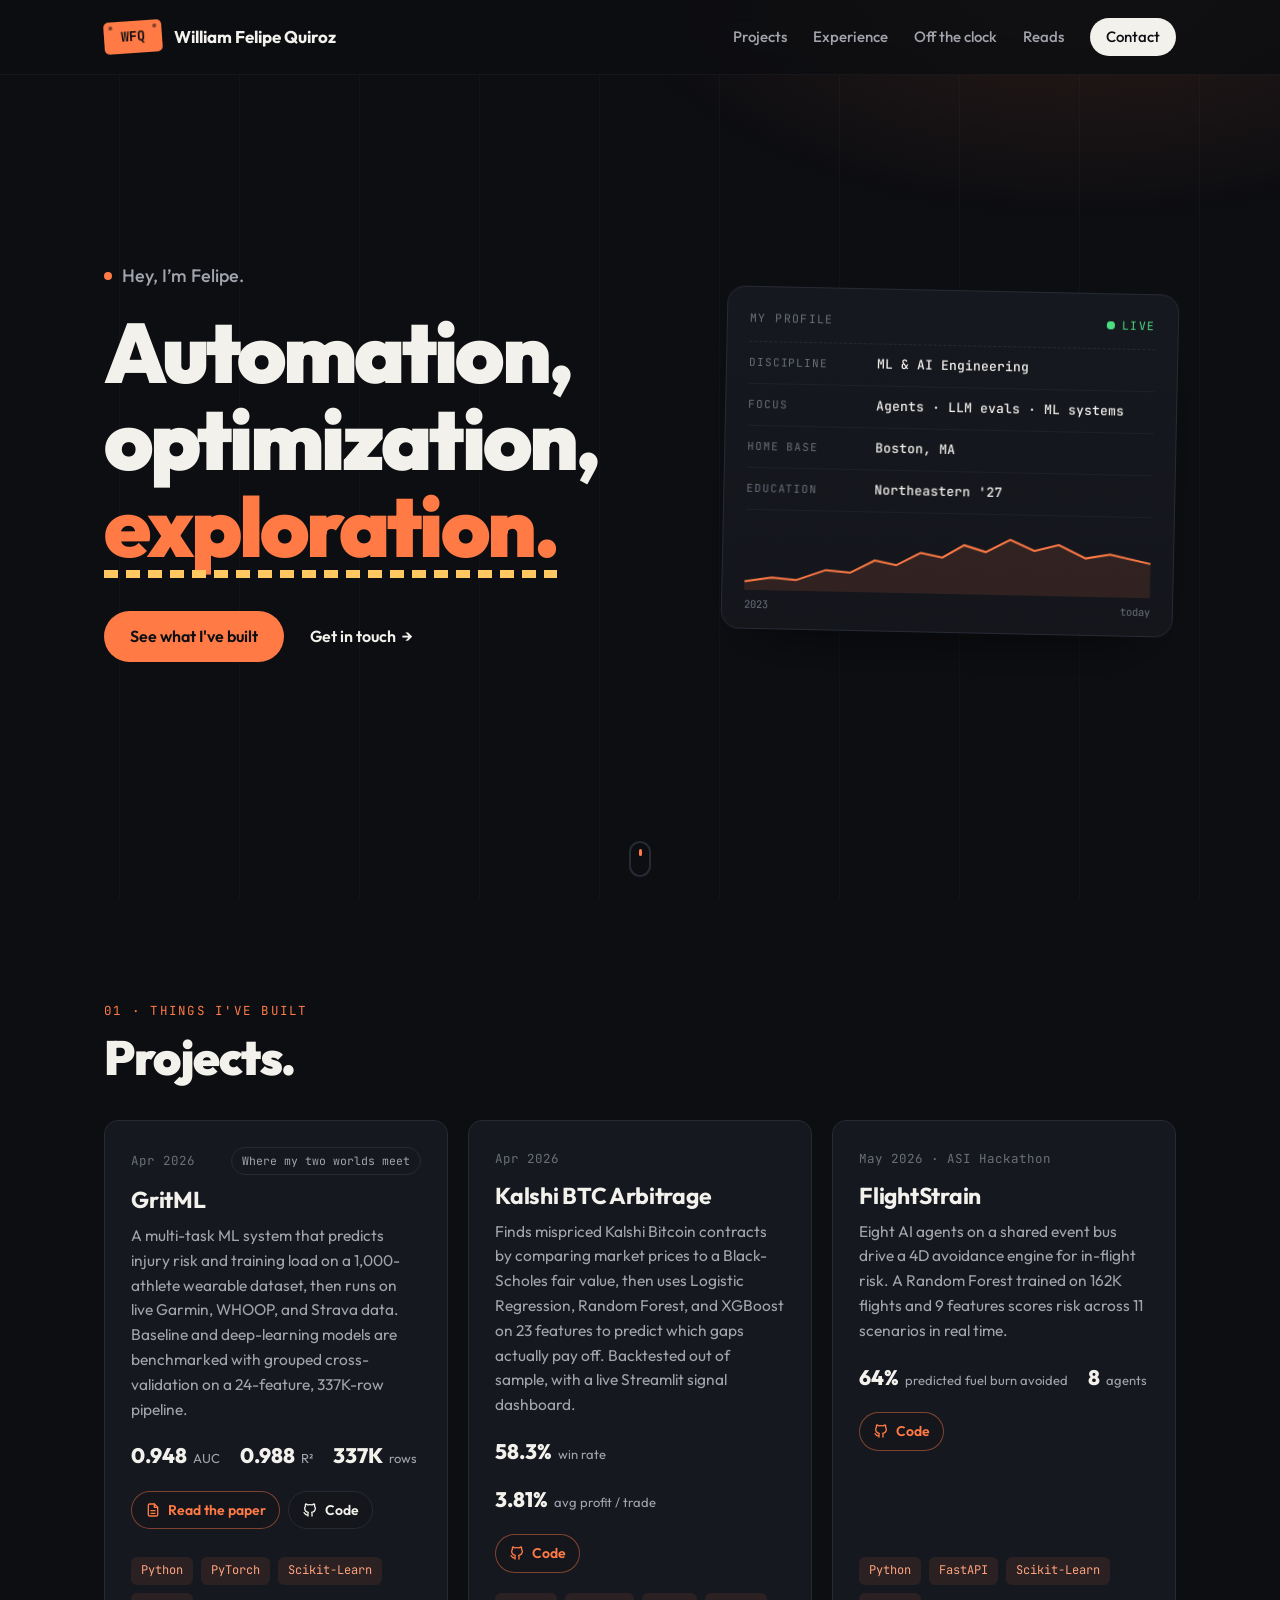
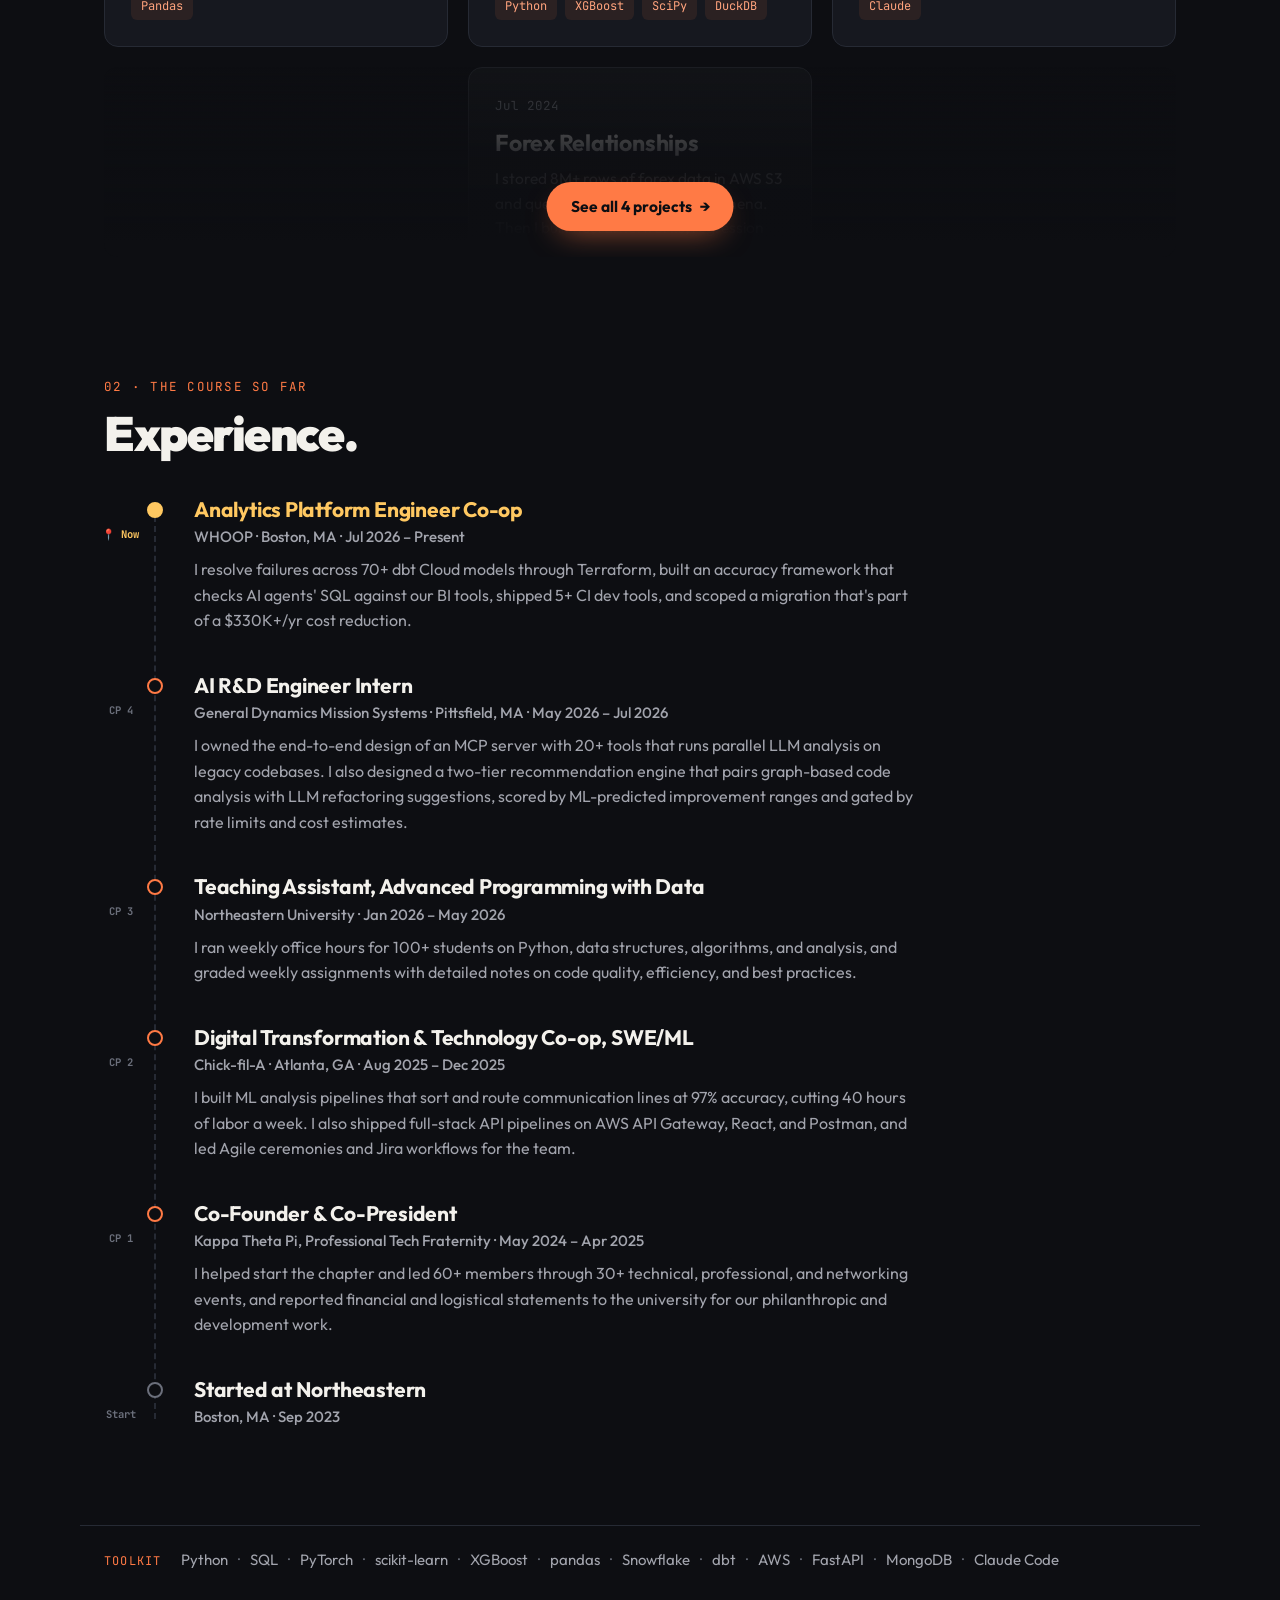
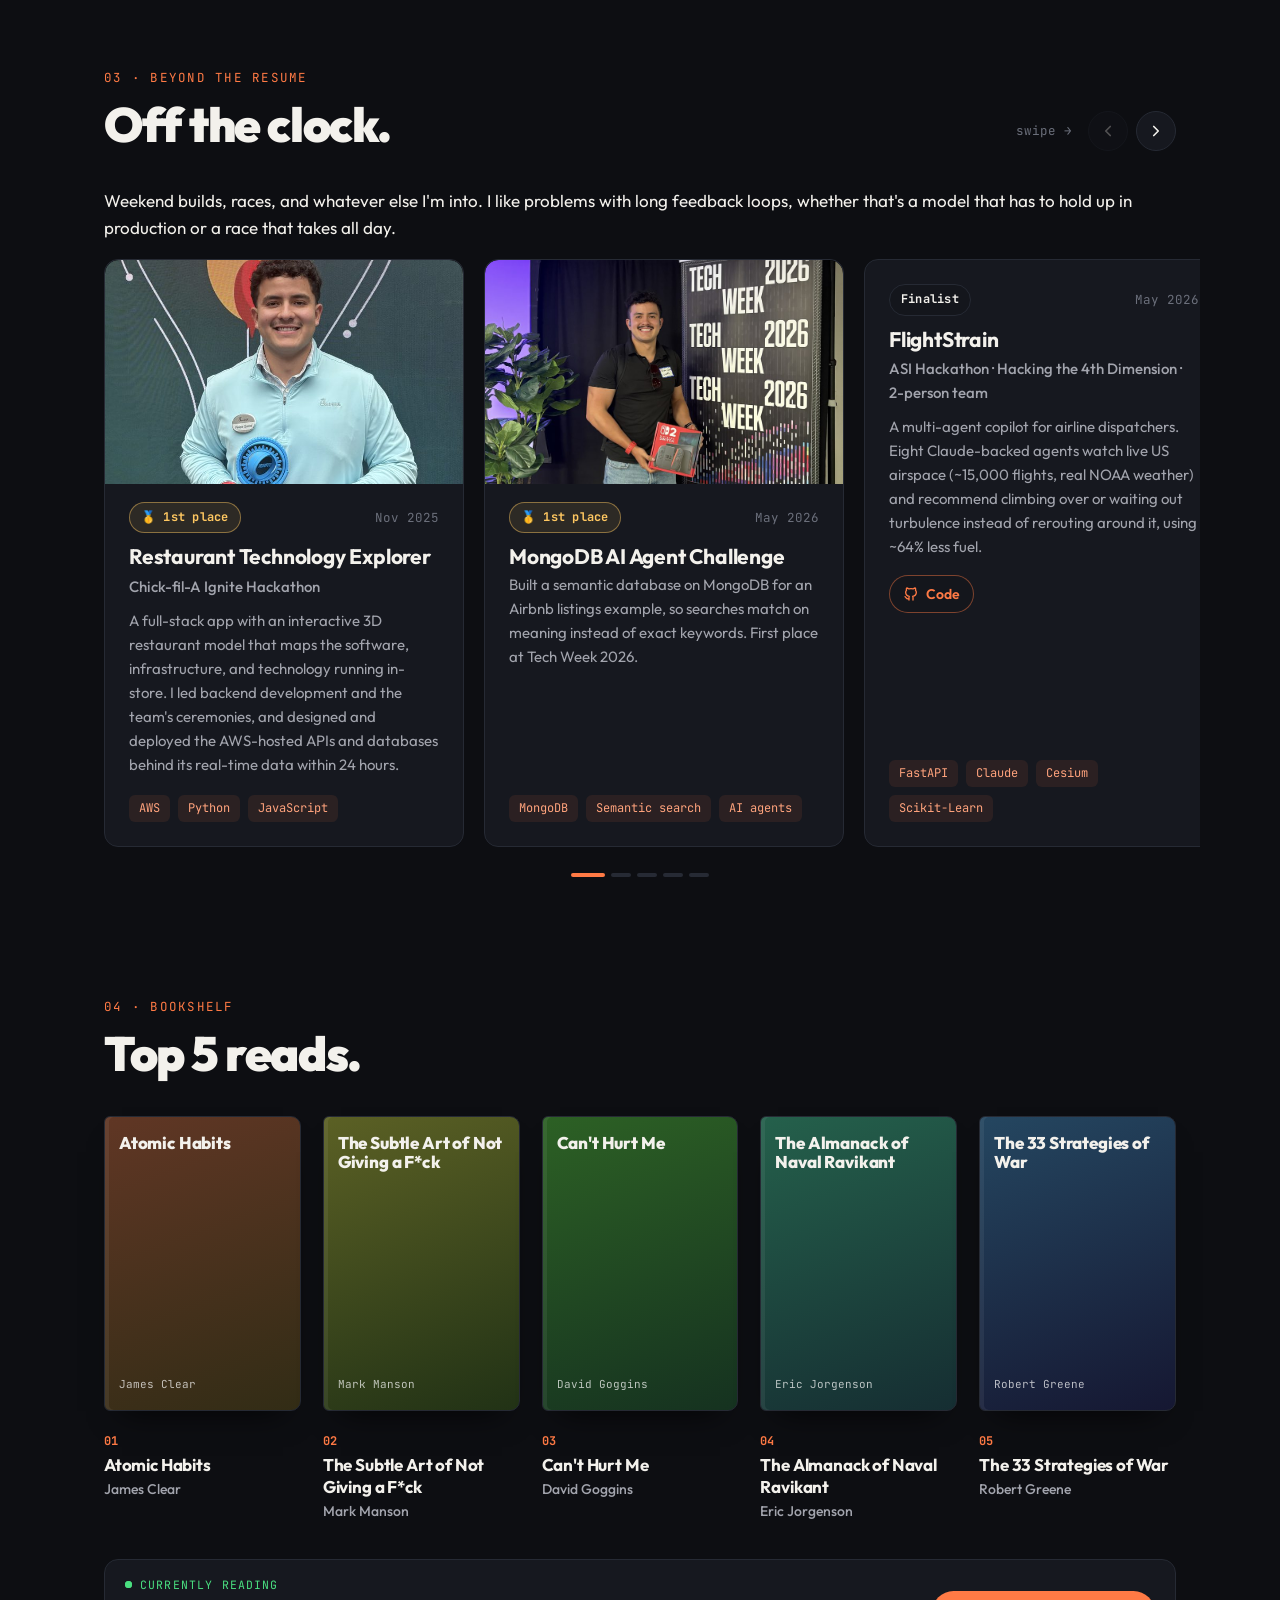
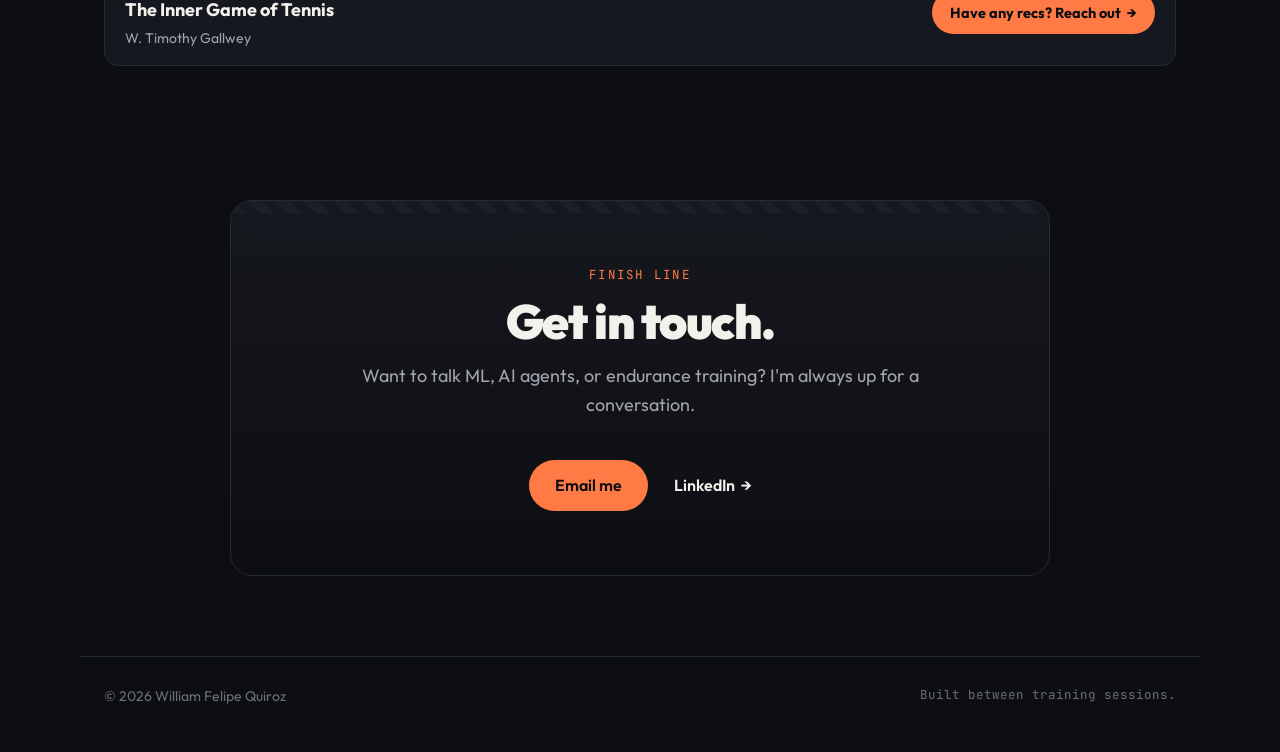
<file: index.html>
<!DOCTYPE html>
<html lang="en">
<head>
  <meta charset="UTF-8" />
  <meta name="viewport" content="width=device-width, initial-scale=1.0" />
  <title>William Felipe Quiroz</title>
  <meta name="description" content="William Felipe Quiroz — data & AI engineer and endurance athlete. AI agents, LLM evaluation, and ML on real-world data." />
  <link rel="preconnect" href="https://fonts.googleapis.com" />
  <link rel="preconnect" href="https://fonts.gstatic.com" crossorigin />
  <link href="https://fonts.googleapis.com/css2?family=Outfit:wght@400;500;600;700;800;900&family=JetBrains+Mono:wght@400;500;700&display=swap" rel="stylesheet" />
  <link rel="stylesheet" href="styles.css" />
  <link rel="icon" href="data:image/svg+xml,<svg xmlns='http://www.w3.org/2000/svg' viewBox='0 0 100 100'><rect x='6' y='18' width='88' height='64' rx='8' fill='%23ff7a45'/><text x='50' y='61' font-size='30' font-family='monospace' font-weight='700' text-anchor='middle' fill='%230d0e12'>WFQ</text></svg>" />
</head>
<body>
  <div class="progress" aria-hidden="true"><span></span></div>

  <header class="nav" id="top">
    <a class="logo" href="#top" aria-label="Home">
      <span class="bib"><i></i><i></i>WFQ</span>
      <span class="logo-text">William Felipe Quiroz</span>
    </a>
    <button class="nav-toggle" aria-label="Open menu" aria-expanded="false"><span></span><span></span></button>
    <nav class="nav-links">
      <a href="#built">Projects</a>
      <a href="#course">Experience</a>
      <a href="#log">Off the clock</a>
      <a href="#reads">Reads</a>
      <a href="#contact" class="nav-cta">Contact</a>
    </nav>
  </header>

  <main>
    <!-- ============ HERO ============ -->
    <section class="hero">
      <div class="hero-text">
        <p class="eyebrow"><span class="dot"></span>Hey, I’m Felipe.</p>
        <h1 class="stagger slogan"><span class="line">Automation,</span> <span class="line">optimization,</span> <span class="line"><span class="hl">exploration.</span></span></h1>
        <div class="cta-row">
          <a class="btn btn-solid" href="#built">See what I've built</a>
          <a class="btn btn-ghost" href="#contact">Get in touch <span class="arrow">→</span></a>
        </div>
      </div>

      <aside class="readout tilt" aria-label="Profile summary">
        <div class="readout-head">
          <span>MY PROFILE</span>
          <span class="live"><span class="pulse"></span>LIVE</span>
        </div>
        <dl>
          <div><dt>Discipline</dt><dd>ML &amp; AI Engineering</dd></div>
          <div><dt>Focus</dt><dd>Agents · LLM evals · ML systems</dd></div>
          <div><dt>Home base</dt><dd>Boston, MA</dd></div>
          <div><dt>Education</dt><dd>Northeastern '27</dd></div>
        </dl>
        <svg class="elevation" viewBox="0 0 300 60" preserveAspectRatio="none" aria-hidden="true">
          <path class="elev-fill" d="M0 52 L20 48 L38 50 L60 40 L78 42 L96 30 L112 34 L130 22 L146 26 L162 14 L178 20 L196 8 L214 18 L232 12 L252 24 L270 20 L300 28 L300 60 L0 60 Z" />
          <path class="elev-line" d="M0 52 L20 48 L38 50 L60 40 L78 42 L96 30 L112 34 L130 22 L146 26 L162 14 L178 20 L196 8 L214 18 L232 12 L252 24 L270 20 L300 28" />
        </svg>
        <div class="readout-foot"><span>2023</span><span>today</span></div>
      </aside>

      <a class="scroll-hint" href="#built" aria-label="Scroll down"><span></span></a>
    </section>

    <!-- ============ PROJECTS (swipe deck) ============ -->
    <section class="section reveal" id="built">
      <p class="label">01 · Things I've built</p>
      <h2>Projects.</h2>
      <!-- filled from projects.js: top 3 + a faded teaser linking to projects.html -->
      <div class="project-grid" data-projects="3"></div>
    </section>

    <!-- ============ COURSE (experience) ============ -->
    <section class="section reveal" id="course">
      <p class="label">02 · The course so far</p>
      <h2>Experience.</h2>
      <ol class="course">
        <li class="cp here">
          <span class="cp-tag">📍 Now</span>
          <div>
            <h3>Analytics Platform Engineer Co-op</h3>
            <p class="where">WHOOP · Boston, MA · Jul 2026 – Present</p>
            <p>I resolve failures across 70+ dbt Cloud models through Terraform, built an accuracy framework that checks AI agents' SQL against our BI tools, shipped 5+ CI dev tools, and scoped a migration that's part of a $330K+/yr cost reduction.</p>
          </div>
        </li>
        <li class="cp">
          <span class="cp-tag">CP 4</span>
          <div>
            <h3>AI R&amp;D Engineer Intern</h3>
            <p class="where">General Dynamics Mission Systems · Pittsfield, MA · May 2026 – Jul 2026</p>
            <p>I owned the end-to-end design of an MCP server with 20+ tools that runs parallel LLM analysis on legacy codebases. I also designed a two-tier recommendation engine that pairs graph-based code analysis with LLM refactoring suggestions, scored by ML-predicted improvement ranges and gated by rate limits and cost estimates.</p>
          </div>
        </li>
        <li class="cp">
          <span class="cp-tag">CP 3</span>
          <div>
            <h3>Teaching Assistant, Advanced Programming with Data</h3>
            <p class="where">Northeastern University · Jan 2026 – May 2026</p>
            <p>I ran weekly office hours for 100+ students on Python, data structures, algorithms, and analysis, and graded weekly assignments with detailed notes on code quality, efficiency, and best practices.</p>
          </div>
        </li>
        <li class="cp">
          <span class="cp-tag">CP 2</span>
          <div>
            <h3>Digital Transformation &amp; Technology Co-op, SWE/ML</h3>
            <p class="where">Chick-fil-A · Atlanta, GA · Aug 2025 – Dec 2025</p>
            <p>I built ML analysis pipelines that sort and route communication lines at 97% accuracy, cutting 40 hours of labor a week. I also shipped full-stack API pipelines on AWS API Gateway, React, and Postman, and led Agile ceremonies and Jira workflows for the team.</p>
          </div>
        </li>
        <li class="cp">
          <span class="cp-tag">CP 1</span>
          <div>
            <h3>Co-Founder &amp; Co-President</h3>
            <p class="where">Kappa Theta Pi, Professional Tech Fraternity · May 2024 – Apr 2025</p>
            <p>I helped start the chapter and led 60+ members through 30+ technical, professional, and networking events, and reported financial and logistical statements to the university for our philanthropic and development work.</p>
          </div>
        </li>
        <li class="cp start">
          <span class="cp-tag">Start</span>
          <div>
            <h3>Started at Northeastern</h3>
            <p class="where">Boston, MA · Sep 2023</p>
          </div>
        </li>
      </ol>
    </section>

    <section class="toolkit reveal" aria-label="Toolkit">
      <span class="toolkit-label">Toolkit</span>
      <ul class="toolkit-list">
        <li>Python</li><li>SQL</li><li>PyTorch</li><li>scikit-learn</li><li>XGBoost</li><li>pandas</li>
        <li>Snowflake</li><li>dbt</li><li>AWS</li><li>FastAPI</li><li>MongoDB</li><li>Claude Code</li>
      </ul>
    </section>

    <!-- ============ BEYOND THE RESUME (hackathons · training · notes, from personal.js) ============ -->
    <section class="section reveal" id="log">
      <div class="section-head">
        <div>
          <p class="label">03 · Beyond the resume</p>
          <h2>Off the clock.</h2>
        </div>
        <div class="deck-controls" data-for="beyond">
          <span class="swipe-hint mono">swipe →</span>
          <button class="deck-btn deck-prev" aria-label="Previous card"><svg viewBox="0 0 24 24"><path d="m15 6-6 6 6 6"/></svg></button>
          <button class="deck-btn deck-next" aria-label="Next card"><svg viewBox="0 0 24 24"><path d="m9 6 6 6-6 6"/></svg></button>
        </div>
      </div>
      <p class="log-intro">Weekend builds, races, and whatever else I'm into. I like problems with long feedback loops, whether that's a model that has to hold up in production or a race that takes all day.</p>
      <div class="filters" role="group" aria-label="Filter cards"></div>
      <div class="deck" id="beyond">
        <div class="track"></div>
        <div class="dots" role="tablist"></div>
      </div>
    </section>

    <!-- ============ READS (from personal.js; hidden when empty) ============ -->
    <section class="section reveal" id="reads">
      <p class="label">04 · Bookshelf</p>
      <h2>Top 5 reads.</h2>
      <ol class="reads"></ol>
    </section>

    <!-- ============ CONTACT ============ -->
    <section class="contact reveal" id="contact">
      <p class="label">Finish line</p>
      <h2>Get in touch.</h2>
      <p>Want to talk ML, AI agents, or endurance training? I'm always up for a conversation.</p>
      <div class="cta-row center">
        <a class="btn btn-solid" href="mailto:william.quiroz31@gmail.com">Email me</a>
        <a class="btn btn-ghost" href="https://www.linkedin.com/in/wf-quiroz" target="_blank" rel="noopener">LinkedIn <span class="arrow">→</span></a>
      </div>
    </section>
  </main>

  <footer class="footer">
    <span>© <span id="year">2026</span> William Felipe Quiroz</span>
    <span class="mono">Built between training sessions.</span>
  </footer>

  <script src="projects.js"></script>
  <script src="personal.js"></script>
  <script src="script.js"></script>
</body>
</html>
</file>
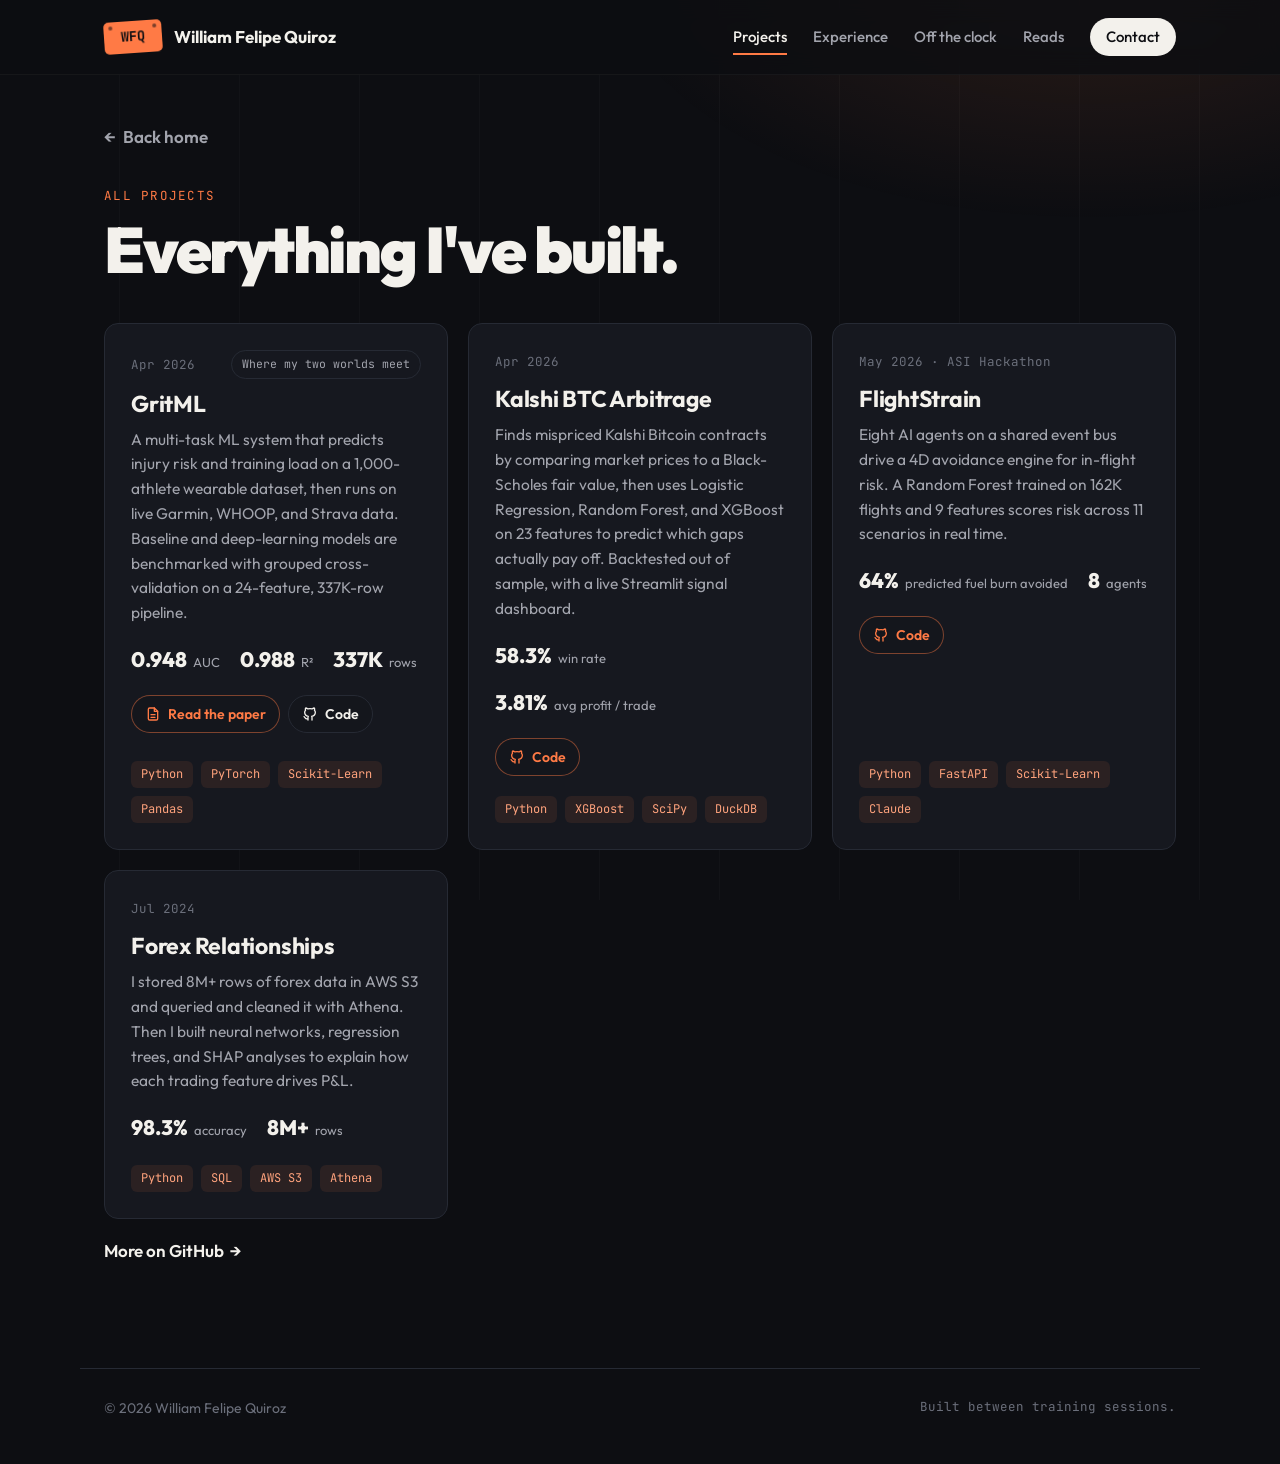
<file: projects.html>
<!DOCTYPE html>
<html lang="en">
<head>
  <meta charset="UTF-8" />
  <meta name="viewport" content="width=device-width, initial-scale=1.0" />
  <title>Projects · William Felipe Quiroz</title>
  <meta name="description" content="Projects by William Felipe Quiroz — data & AI engineer and endurance athlete. AI agents, LLM evaluation, and ML on real-world data." />
  <link rel="preconnect" href="https://fonts.googleapis.com" />
  <link rel="preconnect" href="https://fonts.gstatic.com" crossorigin />
  <link href="https://fonts.googleapis.com/css2?family=Outfit:wght@400;500;600;700;800;900&family=JetBrains+Mono:wght@400;500;700&display=swap" rel="stylesheet" />
  <link rel="stylesheet" href="styles.css" />
  <link rel="icon" href="data:image/svg+xml,<svg xmlns='http://www.w3.org/2000/svg' viewBox='0 0 100 100'><rect x='6' y='18' width='88' height='64' rx='8' fill='%23ff7a45'/><text x='50' y='61' font-size='30' font-family='monospace' font-weight='700' text-anchor='middle' fill='%230d0e12'>WFQ</text></svg>" />
</head>
<body>
  <div class="progress" aria-hidden="true"><span></span></div>

  <header class="nav" id="top">
    <a class="logo" href="index.html" aria-label="Home">
      <span class="bib"><i></i><i></i>WFQ</span>
      <span class="logo-text">William Felipe Quiroz</span>
    </a>
    <button class="nav-toggle" aria-label="Open menu" aria-expanded="false"><span></span><span></span></button>
    <nav class="nav-links">
      <a href="projects.html" class="active" aria-current="page">Projects</a>
      <a href="index.html#course">Experience</a>
      <a href="index.html#log">Off the clock</a>
      <a href="index.html#reads">Reads</a>
      <a href="index.html#contact" class="nav-cta">Contact</a>
    </nav>
  </header>

  <main>
    <section class="section projects-page">
      <a class="btn-ghost back-link" href="index.html"><span class="arrow">←</span> Back home</a>
      <p class="label">All projects</p>
      <h1 class="page-title">Everything I've built.</h1>
      <!-- filled from projects.js -->
      <div class="project-grid" data-projects="all"></div>
      <a class="btn-ghost more" href="https://github.com/wfquiroz" target="_blank" rel="noopener">More on GitHub <span class="arrow">→</span></a>
    </section>
  </main>

  <footer class="footer">
    <span>© <span id="year">2026</span> William Felipe Quiroz</span>
    <span class="mono">Built between training sessions.</span>
  </footer>

  <script src="projects.js"></script>
  <script src="script.js"></script>
</body>
</html>
</file>
<file: styles.css>
:root {
  --bg: #0d0e12;
  --bg-2: #14161c;
  --card: #16181f;
  --line: #262a34;
  --text: #f3f1ec;
  --muted: #a2a4ad;
  --faint: #6b6f7b;
  --accent: #ff7a45;      /* race-bib orange */
  --accent-2: #ffc861;    /* finish-line gold */
  --ok: #4ade80;
  --ink: #0d0e12;
  --radius: 14px;
  --max: 1120px;
  --mono: "JetBrains Mono", ui-monospace, monospace;
  --ease: cubic-bezier(.22, 1, .36, 1);
}

* { box-sizing: border-box; margin: 0; padding: 0; }
html { scroll-behavior: smooth; scroll-padding-top: 84px; }
body {
  background: var(--bg);
  color: var(--text);
  font-family: "Outfit", system-ui, -apple-system, sans-serif;
  font-size: 17px;
  line-height: 1.6;
  -webkit-font-smoothing: antialiased;
  overflow-x: hidden;
}
/* subtle track-lane texture */
body::before {
  content: ""; position: fixed; inset: 0; z-index: -1; pointer-events: none;
  background:
    radial-gradient(700px 380px at 85% -5%, rgba(255, 122, 69, .13), transparent 70%),
    repeating-linear-gradient(90deg, transparent 0 119px, rgba(255, 255, 255, .025) 119px 120px);
}
a { color: inherit; text-decoration: none; }
ul, ol { list-style: none; }
svg { display: block; }
code { font-family: var(--mono); font-size: .9em; background: var(--card); border: 1px solid var(--line); padding: 1px 6px; border-radius: 5px; }
.mono { font-family: var(--mono); font-size: 12.5px; color: var(--faint); }

/* ---------- PROGRESS BAR ---------- */
.progress { position: fixed; top: 0; left: 0; right: 0; height: 3px; z-index: 60; background: transparent; }
.progress span { display: block; height: 100%; width: 0; background: linear-gradient(90deg, var(--accent), var(--accent-2)); transition: width .1s linear; }

/* ---------- NAV ---------- */
.nav {
  position: sticky; top: 0; z-index: 50;
  display: flex; align-items: center; justify-content: space-between;
  padding: 18px max(24px, calc((100% - var(--max)) / 2 + 24px));
  background: rgba(13, 14, 18, .82);
  border-bottom: 1px solid rgba(255, 255, 255, .04);
  backdrop-filter: blur(12px); -webkit-backdrop-filter: blur(12px);
}
.logo { display: flex; align-items: center; gap: 12px; font-weight: 700; font-size: 17px; }
.bib {
  position: relative; display: grid; place-items: center;
  width: 58px; height: 32px; border-radius: 5px;
  background: var(--accent); color: var(--ink);
  font-family: var(--mono); font-weight: 700; font-size: 13.5px; letter-spacing: .01em;
  transform: rotate(-4deg); transition: transform .3s var(--ease);
}
.bib i { position: absolute; top: 4px; width: 4px; height: 4px; border-radius: 50%; background: var(--ink); opacity: .55; }
.bib i:first-child { left: 5px; } .bib i:last-child { right: 5px; }
.logo:hover .bib { transform: rotate(3deg) translateY(-2px); }
.nav-links { display: flex; align-items: center; gap: 26px; }
.nav-links a { color: var(--muted); font-size: 15px; font-weight: 500; transition: color .2s; position: relative; }
.nav-links a:not(.nav-cta)::after { content: ""; position: absolute; left: 0; right: 0; bottom: -6px; height: 2px; background: var(--accent); transform: scaleX(0); transform-origin: left; transition: transform .25s var(--ease); }
.nav-links a:hover, .nav-links a.active { color: var(--text); }
.nav-links a.active::after { transform: scaleX(1); }
.nav-links .nav-cta { color: var(--ink); background: var(--text); padding: 7px 16px; border-radius: 999px; }
.nav-links .nav-cta:hover { background: var(--accent); }
.nav-toggle { display: none; background: none; border: 0; cursor: pointer; width: 32px; height: 32px; position: relative; }
.nav-toggle span { position: absolute; left: 6px; right: 6px; height: 2px; background: var(--text); border-radius: 2px; transition: transform .25s, top .25s; }
.nav-toggle span:first-child { top: 12px; } .nav-toggle span:last-child { top: 19px; }
.nav.open .nav-toggle span:first-child { top: 15px; transform: rotate(45deg); }
.nav.open .nav-toggle span:last-child { top: 15px; transform: rotate(-45deg); }

/* ---------- HERO ---------- */
.hero {
  position: relative;
  max-width: var(--max); margin: 0 auto;
  min-height: calc(100vh - 70px);
  display: grid; grid-template-columns: 1.25fr 1fr; gap: 56px; align-items: center;
  padding: 40px 24px 96px;
}
.eyebrow { display: flex; align-items: center; gap: 10px; color: var(--muted); font-weight: 500; font-size: 18px; margin-bottom: 18px; animation: rise .8s var(--ease) both; }
.dot { width: 8px; height: 8px; border-radius: 50%; background: var(--accent); }
.hero h1 { font-size: clamp(44px, 6.8vw, 84px); line-height: 1.04; font-weight: 900; letter-spacing: -0.035em; }
.hero h1.slogan .line { display: block; }
.hero h1 .w { display: inline-block; animation: rise .9s var(--ease) both; animation-delay: calc(var(--i) * 70ms + 100ms); }
.hl { color: var(--accent); position: relative; white-space: nowrap; }
.hl::after {
  content: ""; position: absolute; left: 0; right: 0; bottom: .02em; height: .09em;
  background: repeating-linear-gradient(90deg, var(--accent-2) 0 14px, transparent 14px 22px);
  transform-origin: left; animation: lane 1.2s .9s var(--ease) both;
}
@keyframes lane { from { transform: scaleX(0); } }
@keyframes rise { from { opacity: 0; transform: translateY(22px); } }
.cta-row { display: flex; flex-wrap: wrap; align-items: center; gap: 14px 26px; margin-top: 40px; animation: rise .9s .7s var(--ease) both; }
.cta-row.center { justify-content: center; }

.btn { display: inline-flex; align-items: center; gap: 6px; font-weight: 600; font-size: 16px; transition: transform .2s, background .2s, color .2s; }
.btn-solid { background: var(--accent); color: var(--ink); padding: 13px 26px; border-radius: 999px; }
.btn-solid:hover { background: var(--accent-2); transform: translateY(-2px); }
.btn-ghost { color: var(--text); font-weight: 600; }
.btn-ghost:hover { color: var(--accent); }
.arrow { display: inline-block; transition: transform .2s; }
.btn-ghost:hover .arrow { transform: translateX(4px); }

/* readout card */
.readout {
  background: linear-gradient(180deg, var(--card), var(--bg-2));
  border: 1px solid var(--line); border-radius: 18px;
  padding: 22px 22px 16px;
  font-family: var(--mono);
  box-shadow: 0 30px 60px -30px rgba(0, 0, 0, .7);
  transform: rotate(1.2deg);
  animation: cardIn 1s .3s var(--ease) backwards;
  transition: transform .15s ease-out;
  will-change: transform;
}
@keyframes cardIn { from { opacity: 0; transform: rotate(4deg) translateY(30px); } }
.readout-head { display: flex; justify-content: space-between; font-size: 11.5px; letter-spacing: .12em; color: var(--faint); padding-bottom: 14px; border-bottom: 1px dashed var(--line); }
.live { display: flex; align-items: center; gap: 7px; color: var(--ok); }
.readout dl > div { display: grid; grid-template-columns: 118px 1fr; gap: 10px; padding: 10px 0; border-bottom: 1px solid rgba(255,255,255,.04); font-size: 13px; }
.readout dt { color: var(--faint); text-transform: uppercase; font-size: 11px; letter-spacing: .08em; padding-top: 2px; }
.readout dd { color: var(--text); font-weight: 500; }
.readout dd.ok { color: var(--ok); }
.readout dd.ok::before { content: "● "; font-size: 9px; vertical-align: 2px; }
.elevation { width: 100%; height: 64px; margin-top: 16px; }
.elev-fill { fill: rgba(255, 122, 69, .12); }
.elev-line { fill: none; stroke: var(--accent); stroke-width: 2; vector-effect: non-scaling-stroke; stroke-dasharray: 600; stroke-dashoffset: 600; animation: draw 2.2s .8s ease-out forwards; }
@keyframes draw { to { stroke-dashoffset: 0; } }
.readout-foot { display: flex; justify-content: space-between; font-size: 10.5px; color: var(--faint); margin-top: 6px; }

.pulse { width: 8px; height: 8px; border-radius: 50%; background: currentColor; position: relative; display: inline-block; }
.pulse::after { content: ""; position: absolute; inset: 0; border-radius: 50%; background: currentColor; animation: pulse 1.8s ease-out infinite; }
@keyframes pulse { to { transform: scale(2.8); opacity: 0; } }

.scroll-hint { position: absolute; left: 50%; bottom: 28px; width: 22px; height: 36px; border: 2px solid var(--line); border-radius: 12px; transform: translateX(-50%); animation: rise 1s 1.4s var(--ease) both; }
.scroll-hint span { position: absolute; left: 50%; top: 6px; width: 3px; height: 7px; margin-left: -1.5px; border-radius: 2px; background: var(--accent); animation: wheel 1.6s ease-in-out infinite; }
@keyframes wheel { 0%, 100% { transform: translateY(0); opacity: 1; } 60% { transform: translateY(12px); opacity: 0; } }

/* ---------- SECTIONS ---------- */
.section { max-width: var(--max); margin: 0 auto; padding: 96px 24px 24px; }
.section-head { display: flex; align-items: flex-end; justify-content: space-between; gap: 20px; }
.section-head h2 { margin-bottom: 36px; }
.label { font-family: var(--mono); font-size: 12.5px; letter-spacing: .1em; text-transform: uppercase; color: var(--accent); margin-bottom: 10px; }
h2 { font-size: clamp(32px, 4.4vw, 48px); font-weight: 900; letter-spacing: -0.03em; line-height: 1.1; margin-bottom: 36px; }
h3 { font-size: 21px; font-weight: 700; letter-spacing: -0.01em; line-height: 1.3; }
h4 { font-family: var(--mono); font-size: 12px; letter-spacing: .1em; text-transform: uppercase; color: var(--faint); font-weight: 500; }
.where { color: var(--muted); font-weight: 500; font-size: 15px; margin-top: 2px; }

.chip { font-family: var(--mono); font-size: 11.5px; padding: 4px 10px; border-radius: 999px; border: 1px solid var(--line); color: var(--muted); white-space: nowrap; }

.tags { display: flex; flex-wrap: wrap; gap: 8px; margin-top: 20px; }
.tags li { font-family: var(--mono); font-size: 12px; padding: 4px 10px; border-radius: 6px; background: rgba(255, 122, 69, .09); color: #ffa37d; }
.tags.big li { font-size: 13px; padding: 7px 12px; background: var(--card); border: 1px solid var(--line); color: var(--text); transition: border-color .2s, color .2s, transform .2s; }
.tags.big li:hover { border-color: var(--accent); color: var(--accent); transform: translateY(-2px); }

/* cursor glow on cards */
.glow { position: relative; overflow: hidden; }
.glow::before {
  content: ""; position: absolute; inset: 0; pointer-events: none; opacity: 0; transition: opacity .3s;
  background: radial-gradient(360px circle at var(--mx, 50%) var(--my, 50%), rgba(255, 122, 69, .14), transparent 60%);
}
.glow:hover::before { opacity: 1; }
.glow > * { position: relative; }

/* ---------- SWIPE DECK ---------- */
.deck-controls { display: flex; align-items: center; gap: 8px; margin-bottom: 36px; }
.swipe-hint { margin-right: 8px; animation: nudge 1.6s ease-in-out infinite; }
@keyframes nudge { 50% { transform: translateX(4px); } }
.deck-btn { width: 40px; height: 40px; border-radius: 50%; border: 1px solid var(--line); background: var(--card); color: var(--text); cursor: pointer; display: grid; place-items: center; transition: border-color .2s, background .2s, transform .2s, opacity .2s; }
.deck-btn svg { width: 18px; height: 18px; fill: none; stroke: currentColor; stroke-width: 2.2; stroke-linecap: round; stroke-linejoin: round; }
@media (hover: hover) { .deck-btn:hover { border-color: var(--accent); background: var(--accent); color: var(--ink); transform: translateY(-2px); } }
.deck-btn:active { transform: scale(.92); }
.deck-btn[disabled] { opacity: .3; pointer-events: none; }

.deck { position: relative; margin: 0 -24px; }
.track {
  position: relative;
  display: flex; gap: 20px;
  overflow-x: auto; overscroll-behavior-x: contain;
  scroll-snap-type: x mandatory;
  scroll-padding-inline: 24px;
  padding: 8px 24px 20px;
  scrollbar-width: none; -ms-overflow-style: none;
  cursor: grab;
}
.track::-webkit-scrollbar { display: none; }
.track.dragging { cursor: grabbing; scroll-snap-type: none; scroll-behavior: auto; }
.track.dragging * { pointer-events: none; }
.slide { flex: 0 0 min(400px, 82vw); scroll-snap-align: start; }
.dots { display: flex; justify-content: center; gap: 6px; margin-top: 6px; }
.dots button { width: 20px; height: 4px; border-radius: 2px; border: 0; background: var(--line); cursor: pointer; transition: background .25s, width .25s; padding: 0; }
.dots button.on { background: var(--accent); width: 34px; }

/* project cards */
.card { display: flex; flex-direction: column; background: var(--card); border: 1px solid var(--line); border-radius: var(--radius); padding: 26px; min-height: 100%; }
.card:hover { border-color: rgba(255, 122, 69, .5); }
.card-top { display: flex; justify-content: space-between; align-items: center; gap: 10px; margin-bottom: 10px; min-height: 24px; }
.card h3 { font-size: 23px; margin-bottom: 8px; }
.card p { color: var(--muted); font-size: 15.5px; }
.card .tags { margin-top: auto; padding-top: 20px; }
.metrics { display: flex; flex-wrap: wrap; gap: 14px 20px; margin-top: 18px; color: var(--muted); font-size: 13px; }
.metrics b { color: var(--text); font-size: 21px; font-weight: 800; margin-right: 6px; }
.gh svg { width: 20px; height: 20px; fill: none; stroke: var(--muted); stroke-width: 2; stroke-linecap: round; stroke-linejoin: round; transition: stroke .2s; }
.gh:hover svg { stroke: var(--accent); }
.more { display: inline-flex; gap: 6px; margin-top: 18px; }

/* field notes cards */
.note { display: flex; flex-direction: column; background: var(--card); border: 1px solid var(--line); border-radius: var(--radius); overflow: hidden; flex-basis: min(340px, 80vw); }
.note:hover { border-color: rgba(255, 200, 97, .5); }
.note-media { aspect-ratio: 16 / 10; display: grid; place-items: center; font-size: 56px; background: linear-gradient(135deg, rgba(255, 122, 69, .18), rgba(255, 200, 97, .06)); }
.note-media img { width: 100%; height: 100%; object-fit: cover; }
.note-body { padding: 20px 22px 22px; }
.note-body .mono { display: flex; gap: 8px; margin-bottom: 8px; }
.note-body .mono b { color: var(--accent-2); font-weight: 700; }
.note-body h3 { font-size: 19px; margin-bottom: 6px; }
.note-body p { color: var(--muted); font-size: 15px; }

/* course (timeline) */
.course { position: relative; margin-left: 50px; }
.course::before { content: ""; position: absolute; left: 0; top: 10px; bottom: 10px; border-left: 2px dashed var(--line); }
.cp { position: relative; padding: 0 0 38px 40px; }
.cp:last-child { padding-bottom: 0; }
.cp::before { content: ""; position: absolute; left: -7px; top: 6px; width: 12px; height: 12px; border-radius: 50%; background: var(--bg); border: 2px solid var(--accent); transition: transform .3s var(--ease), box-shadow .3s; }
.cp:hover::before { transform: scale(1.4); box-shadow: 0 0 0 6px rgba(255, 122, 69, .15); }
.cp-tag { position: absolute; left: -50px; top: 30px; width: 42px; text-align: center; font-family: var(--mono); font-size: 10.5px; font-weight: 700; color: var(--faint); transform: translateX(-4px); }
.cp > div p:not(.where) { color: var(--muted); font-size: 16px; max-width: 720px; margin-top: 8px; }
.cp > div p b { color: var(--text); }
.cp.here::before { background: var(--accent-2); border-color: var(--accent-2); animation: here 2.4s ease-out infinite; }
@keyframes here { 0% { box-shadow: 0 0 0 0 rgba(255, 200, 97, .45); } 70%, 100% { box-shadow: 0 0 0 12px rgba(255, 200, 97, 0); } }
.cp.here .cp-tag { color: var(--accent-2); left: -56px; width: 52px; }
.cp.here h3 { color: var(--accent-2); }
.cp.start::before { border-color: var(--faint); }

/* toolkit — one quiet line */
.toolkit { max-width: var(--max); margin: 72px auto 0; padding: 22px 24px 0; display: flex; align-items: baseline; gap: 20px; border-top: 1px solid var(--line); }
.toolkit-label { flex: none; font-family: var(--mono); font-size: 12px; letter-spacing: .1em; text-transform: uppercase; color: var(--accent); }
.toolkit-list { display: flex; flex-wrap: wrap; gap: 4px 0; color: var(--muted); font-size: 15px; }
.toolkit-list li:not(:last-child)::after { content: "·"; margin: 0 10px; color: var(--faint); }

/* contact */
.contact {
  max-width: 820px; margin: 110px auto 0; padding: 64px 32px;
  text-align: center; border: 1px solid var(--line); border-radius: 22px;
  background:
    repeating-linear-gradient(45deg, rgba(255,255,255,.03) 0 10px, transparent 10px 20px) top / 100% 12px no-repeat,
    linear-gradient(180deg, var(--card), var(--bg));
}
.contact h2 { margin-bottom: 14px; }
.contact p:not(.label) { color: var(--muted); font-size: 18px; max-width: 560px; margin: 0 auto; }
.contact p b { color: var(--text); font-weight: 600; }

.footer { max-width: var(--max); margin: 80px auto 0; display: flex; justify-content: space-between; flex-wrap: wrap; gap: 10px; padding: 28px 24px 44px; border-top: 1px solid var(--line); color: var(--faint); font-size: 14px; }

/* reveal */
.reveal { opacity: 0; transform: translateY(28px); transition: opacity .8s var(--ease), transform .8s var(--ease); }
.reveal.visible { opacity: 1; transform: none; }

/* ---------- RESPONSIVE ---------- */
@media (max-width: 940px) {
  .hero { grid-template-columns: 1fr; gap: 44px; min-height: 0; padding-top: 48px; }
  .readout { transform: none !important; max-width: 520px; }
  .scroll-hint { display: none; }
}
@media (max-width: 720px) {
  body { font-size: 16px; }
  .nav { padding: 14px 16px; }
  .nav-toggle { display: block; }
  .nav-links { position: absolute; top: 100%; left: 0; right: 0; flex-direction: column; align-items: stretch; gap: 0; background: var(--bg); border-bottom: 1px solid var(--line); max-height: 0; overflow: hidden; transition: max-height .3s; }
  .nav-links a { padding: 14px 16px; }
  .nav-links a::after { display: none; }
  .nav-links .nav-cta { background: none; color: var(--accent); border-radius: 0; }
  .nav.open .nav-links { max-height: 380px; }
  .hero { padding: 32px 16px 56px; }
  .readout dl > div { grid-template-columns: 100px 1fr; }
  .section { padding: 72px 16px 8px; }
  .section-head { flex-direction: column; align-items: flex-start; gap: 0; }
  .section-head h2 { margin-bottom: 16px; }
  .deck-controls { margin-bottom: 22px; }
  .deck { margin: 0 -16px; }
  .track { padding: 8px 16px 16px; scroll-padding-inline: 16px; }
  .course { margin-left: 8px; }
  .cp { padding-left: 26px; }
  .cp-tag { position: static; display: block; width: auto; text-align: left; transform: none; margin-bottom: 2px; }
  .cp.here .cp-tag { width: auto; }
  .contact { margin: 80px 16px 0; padding: 48px 20px; }
  .toolkit { flex-direction: column; gap: 8px; margin-top: 56px; padding: 20px 16px 0; }
}

@media (prefers-reduced-motion: reduce) {
  html { scroll-behavior: auto; }
  *, *::before, *::after { animation: none !important; transition: none !important; }
  .elev-line { stroke-dashoffset: 0; }
  .reveal { opacity: 1; transform: none; }
  .slide { transform: none; opacity: 1; }
}

/* project card links */
.card-links { display: flex; flex-wrap: wrap; gap: 8px; margin-top: 18px; }
.card-links a {
  display: inline-flex; align-items: center; gap: 7px;
  padding: 7px 13px; border-radius: 999px;
  border: 1px solid var(--line); background: var(--bg-2);
  font-size: 14px; font-weight: 600; color: var(--text);
  transition: border-color .2s, color .2s, transform .2s;
}
.card-links a:first-child { border-color: rgba(255, 122, 69, .45); color: var(--accent); }
.card-links svg { width: 16px; height: 16px; fill: none; stroke: currentColor; stroke-width: 2; stroke-linecap: round; stroke-linejoin: round; }
@media (hover: hover) { .card-links a:hover { border-color: var(--accent); color: var(--accent); transform: translateY(-2px); } }

/* ---------- BEYOND THE RESUME: filters + mixed deck ---------- */
.filters { display: flex; flex-wrap: wrap; gap: 8px; margin: -8px 0 22px; }
.filter {
  display: inline-flex; align-items: center; gap: 8px;
  padding: 8px 15px; border-radius: 999px; cursor: pointer;
  border: 1px solid var(--line); background: var(--card); color: var(--muted);
  font: 600 14.5px/1 "Outfit", system-ui, sans-serif;
  transition: background .2s, color .2s, border-color .2s, transform .2s;
}
.filter .n { font-family: var(--mono); font-size: 11.5px; font-weight: 500; color: var(--faint); }
.filter[aria-pressed="true"] { background: var(--text); border-color: var(--text); color: var(--ink); }
.filter[aria-pressed="true"] .n { color: var(--ink); opacity: .55; }
.filter:active { transform: scale(.95); }
@media (hover: hover) { .filter:not([aria-pressed="true"]):hover { border-color: var(--accent); color: var(--text); } }

.slide[hidden] { display: none !important; }
#beyond .track { align-items: stretch; transition: opacity .18s ease, transform .18s ease; }
#beyond .track.swapping { opacity: 0; transform: translateY(8px); }

.hack { display: flex; flex-direction: column; background: var(--card); border: 1px solid var(--line); border-radius: var(--radius); padding: 24px; flex-basis: min(360px, 82vw); }
.hack:hover { border-color: rgba(255, 200, 97, .5); }
.hack h3 { font-size: 21px; margin-bottom: 2px; }
.hack .where { margin-bottom: 10px; }
.hack > p:not(.where) { color: var(--muted); font-size: 15px; }
.hack .card-links { margin-top: 16px; }
.hack .tags { margin-top: auto; padding-top: 18px; }
.place {
  display: inline-flex; align-items: center; gap: 4px;
  font-family: var(--mono); font-size: 12px; font-weight: 700; letter-spacing: .02em;
  padding: 5px 11px; border-radius: 999px;
  border: 1px solid var(--line); color: var(--text); background: var(--bg-2);
}
.place.gold { color: var(--accent-2); border-color: rgba(255, 200, 97, .45); background: rgba(255, 200, 97, .1); }

@media (max-width: 720px) {
  .filters { flex-wrap: nowrap; overflow-x: auto; gap: 6px; margin: -4px -16px 18px; padding: 2px 16px; scrollbar-width: none; }
  .filters::-webkit-scrollbar { display: none; }
  .filter { flex: none; padding: 8px 12px; font-size: 14px; gap: 6px; }
}

/* ---------- album cards (Outdoors, Athletics) ---------- */
#beyond .track { padding-top: 18px; }
.album {
  position: relative; display: flex; flex-basis: min(300px, 76vw); min-height: 380px;
  padding: 0; border: 0; background: none; color: var(--text); font: inherit; text-align: left; cursor: zoom-in;
}
.album-stack { position: absolute; inset: 0; pointer-events: none; }
.album-layer {
  position: absolute; inset: 0; border-radius: var(--radius);
  border: 1px solid var(--line); background: var(--bg-2);
  transition: transform .45s var(--ease);
}
.album-layer.l1 { transform: translate(5px, -6px) rotate(1.8deg); }
.album-layer.l2 { transform: translate(10px, -11px) rotate(3.6deg); opacity: .55; }
.album-face {
  position: relative; flex: 1; display: block; overflow: hidden;
  border-radius: var(--radius); border: 1px solid var(--line); background: var(--card);
}
.album-face img { position: absolute; inset: 0; width: 100%; height: 100%; object-fit: cover; transition: transform .6s var(--ease); }
.album-count {
  position: absolute; top: 12px; right: 12px; display: inline-flex; align-items: center; gap: 6px;
  padding: 6px 10px; border-radius: 999px;
  background: rgba(8, 9, 12, .7); backdrop-filter: blur(6px); -webkit-backdrop-filter: blur(6px);
  font: 700 12px/1 var(--mono); color: var(--text);
}
.album-count svg { width: 14px; height: 14px; fill: none; stroke: currentColor; stroke-width: 2; stroke-linecap: round; stroke-linejoin: round; }
.photo-cap {
  position: absolute; left: 0; right: 0; bottom: 0;
  display: flex; flex-direction: column; gap: 2px;
  padding: 64px 18px 16px;
  background: linear-gradient(180deg, transparent, rgba(8, 9, 12, .9));
}
.photo-title { font-weight: 800; font-size: 22px; line-height: 1.15; letter-spacing: -0.01em; }
.photo-place { font-family: var(--mono); font-size: 12px; color: var(--accent-2); }
.album:focus-visible .album-face { outline: 2px solid var(--accent); outline-offset: 3px; }
@media (hover: hover) {
  .album:hover .album-face { border-color: rgba(255, 122, 69, .5); }
  .album:hover .album-face img { transform: scale(1.04); }
  .album:hover .album-layer.l1 { transform: translate(9px, -9px) rotate(3.5deg); }
  .album:hover .album-layer.l2 { transform: translate(17px, -15px) rotate(7deg); }
}

/* ---------- gallery viewer ---------- */
.viewer {
  width: 100vw; height: 100dvh; max-width: none; max-height: none;
  margin: 0; padding: 0; border: 0; background: transparent; color: var(--text); overflow: hidden;
}
.viewer::backdrop { background: rgba(5, 6, 8, .93); backdrop-filter: blur(4px); -webkit-backdrop-filter: blur(4px); }
.viewer[open] .viewer-strip { animation: rise .35s var(--ease); }
.viewer-strip {
  display: flex; width: 100%; height: 100%;
  overflow-x: auto; overflow-y: hidden; scroll-snap-type: x mandatory; overscroll-behavior: contain;
  scrollbar-width: none;
}
.viewer-strip::-webkit-scrollbar { display: none; }
.viewer-slide {
  flex: 0 0 100%; height: 100%; scroll-snap-align: center;
  display: flex; flex-direction: column; align-items: center; justify-content: center; gap: 14px;
  padding: 64px 16px 56px;
}
.viewer-slide img { max-width: min(92vw, 1100px); max-height: calc(100dvh - 170px); object-fit: contain; border-radius: 12px; }
.viewer-slide figcaption { font-family: var(--mono); font-size: 13px; color: var(--muted); text-align: center; }
.viewer-count { position: fixed; top: 26px; left: 50%; transform: translateX(-50%); font: 600 13px/1 var(--mono); color: var(--muted); }
.viewer-nav, .viewer-close {
  position: fixed; display: grid; place-items: center; border-radius: 50%; cursor: pointer;
  border: 1px solid var(--line); background: rgba(22, 24, 31, .85); color: var(--text);
  transition: background .2s, color .2s, opacity .2s;
}
.viewer-nav { top: 50%; width: 48px; height: 48px; transform: translateY(-50%); }
.viewer-nav svg { width: 20px; height: 20px; fill: none; stroke: currentColor; stroke-width: 2.2; stroke-linecap: round; stroke-linejoin: round; }
.viewer-prev { left: 20px; } .viewer-next { right: 20px; }
.viewer-nav[disabled] { opacity: .25; pointer-events: none; }
.viewer-close { top: 16px; right: 16px; width: 42px; height: 42px; font-size: 16px; }
@media (hover: hover) { .viewer-nav:hover, .viewer-close:hover { background: var(--accent); color: var(--ink); } }
.viewer.single .viewer-nav, .viewer.single .viewer-count { display: none; }
@media (max-width: 720px) { .viewer-nav { display: none; } }  /* swipe on phones */

/* ---------- Top 5 reads ---------- */
.reads { display: grid; grid-template-columns: repeat(5, minmax(0, 1fr)); gap: 22px; }
.read { display: flex; flex-direction: column; gap: 14px; }
.read-cover {
  position: relative; aspect-ratio: 2 / 3; border-radius: 6px 10px 10px 6px; overflow: hidden;
  background: var(--card); border: 1px solid var(--line);
  box-shadow: 0 18px 30px -18px rgba(0, 0, 0, .8), inset 4px 0 0 rgba(255, 255, 255, .06);
  transition: transform .35s var(--ease), box-shadow .35s var(--ease);
}
.read-cover img { width: 100%; height: 100%; object-fit: cover; display: block; }
.read-cover.blank {
  display: flex; flex-direction: column; justify-content: space-between; padding: 16px 14px;
  background: linear-gradient(160deg, hsl(var(--hue) 45% 26%), hsl(calc(var(--hue) + 30) 40% 14%));
}
.read-cover-title { font-weight: 800; font-size: 17px; line-height: 1.15; letter-spacing: -0.01em; }
.read-cover-author { font-family: var(--mono); font-size: 11px; color: rgba(255, 255, 255, .7); }
@media (hover: hover) { .read:hover .read-cover { transform: translateY(-6px) rotate(-1.5deg); box-shadow: 0 26px 36px -18px rgba(0, 0, 0, .9); } }
.read-rank { font-family: var(--mono); font-size: 12px; font-weight: 700; color: var(--accent); }
.read-body h3 { font-size: 17px; margin-top: 2px; }
.read-body .where { font-size: 14px; }
.read-note { color: var(--muted); font-size: 14.5px; margin-top: 6px; }

@media (max-width: 940px) { .reads { grid-template-columns: repeat(3, minmax(0, 1fr)); } }
@media (max-width: 720px) {
  .reads { grid-template-columns: 1fr; gap: 16px; }
  .read { flex-direction: row; align-items: flex-start; gap: 16px; }
  .read-cover { flex: none; width: 84px; }
  .read-cover.blank { padding: 10px 8px; }
  .read-cover-title { font-size: 11.5px; }
  .read-cover-author { font-size: 9px; }
}

/* hackathon card photo header */
.hack-media { display: block; margin: -24px -24px 18px; aspect-ratio: 16 / 10; overflow: hidden; padding: 0; border: 0; background: #000; cursor: zoom-in; border-radius: var(--radius) var(--radius) 0 0; }
.hack-media img { width: 100%; height: 100%; object-fit: cover; display: block; transition: transform .6s var(--ease); }
@media (hover: hover) { .hack-media:hover img { transform: scale(1.04); } }
.hack-media:focus-visible { outline: 2px solid var(--accent); outline-offset: -2px; }

/* "Click for more" hint on album cards */
.album-more {
  display: inline-flex; align-items: center; gap: 6px; width: fit-content; margin-top: 10px;
  padding: 6px 12px; border-radius: 999px;
  background: var(--accent); color: var(--ink);
  font: 700 12.5px/1 "Outfit", system-ui, sans-serif; letter-spacing: .01em;
}
.album-more .arrow { transition: transform .2s; }
@media (hover: hover) { .album:hover .album-more .arrow { transform: translateX(4px); } }

/* currently reading strip */
.now-reading {
  display: flex; align-items: center; gap: 18px; margin-top: 36px;
  padding: 16px 20px; border-radius: var(--radius);
  border: 1px solid var(--line); background: var(--card);
}
.now-reading-cover { flex: none; width: 52px; aspect-ratio: 2 / 3; border-radius: 3px 6px 6px 3px; overflow: hidden; box-shadow: 0 10px 18px -10px rgba(0, 0, 0, .8); }
.now-reading-cover img { width: 100%; height: 100%; object-fit: cover; display: block; }
.now-reading-text { display: flex; flex-direction: column; gap: 2px; flex: 1; min-width: 0; }
.now-reading-kicker { display: inline-flex; align-items: center; gap: 8px; font-family: var(--mono); font-size: 11.5px; letter-spacing: .1em; text-transform: uppercase; color: var(--ok); }
.now-reading-kicker .pulse { width: 7px; height: 7px; }
.now-reading-title { font-weight: 700; font-size: 18px; }
.now-reading-author { color: var(--muted); font-size: 14px; }
.now-reading-cta {
  flex: none; display: inline-flex; align-items: center; gap: 6px;
  padding: 10px 18px; border-radius: 999px; background: var(--accent); color: var(--ink);
  font-weight: 700; font-size: 14.5px; transition: background .2s, transform .2s;
}
.now-reading-cta .arrow { transition: transform .2s; }
@media (hover: hover) { .now-reading-cta:hover { background: var(--accent-2); transform: translateY(-2px); } .now-reading-cta:hover .arrow { transform: translateX(4px); } }
@media (max-width: 720px) {
  .now-reading { flex-wrap: wrap; gap: 14px; padding: 16px; }
  .now-reading-cta { width: 100%; justify-content: center; }
}

/* ---------- project grid (home: top 3 + teaser · projects.html: all) ---------- */
.project-grid { display: grid; grid-template-columns: repeat(3, minmax(0, 1fr)); gap: 20px; align-items: stretch; }
.project-grid .card { min-height: 100%; }
.project-teaser {
  position: relative; display: block; margin-top: 20px; height: 190px; overflow: hidden;
  border-radius: var(--radius); color: inherit;
}
.project-teaser .card {
  width: calc((100% - 40px) / 3); margin: 0 auto; pointer-events: none;
  opacity: .55; filter: saturate(.6);
}
.project-teaser::after {   /* fade the peeking card into the page */
  content: ""; position: absolute; inset: 0; pointer-events: none;
  background: linear-gradient(180deg, rgba(13, 14, 18, 0) 0%, rgba(13, 14, 18, .75) 45%, var(--bg) 92%);
}
.teaser-cta {
  position: absolute; left: 50%; bottom: 26px; z-index: 1; transform: translateX(-50%);
  display: inline-flex; align-items: center; gap: 8px; white-space: nowrap;
  padding: 12px 24px; border-radius: 999px; background: var(--accent); color: var(--ink);
  font-weight: 700; font-size: 15.5px; box-shadow: 0 12px 30px -12px rgba(255, 122, 69, .6);
  transition: background .2s, transform .2s;
}
.teaser-cta .arrow { transition: transform .2s; }
@media (hover: hover) {
  .project-teaser:hover .teaser-cta { background: var(--accent-2); transform: translateX(-50%) translateY(-2px); }
  .project-teaser:hover .teaser-cta .arrow { transform: translateX(4px); }
}
.project-teaser:focus-visible { outline: 2px solid var(--accent); outline-offset: 4px; }

/* projects.html */
.projects-page { padding-top: 48px; }
.back-link { display: inline-flex; gap: 8px; margin-bottom: 36px; color: var(--muted); }
.back-link:hover .arrow { transform: translateX(-4px); }
.page-title { font-size: clamp(40px, 6vw, 64px); font-weight: 900; letter-spacing: -0.035em; line-height: 1.05; margin-bottom: 40px; }

@media (max-width: 940px) {
  .project-grid { grid-template-columns: repeat(2, minmax(0, 1fr)); }
  .project-teaser .card { width: calc((100% - 20px) / 2); }
}
@media (max-width: 720px) {
  .project-grid { grid-template-columns: 1fr; }
  .project-teaser { height: 170px; }
  .project-teaser .card { width: 100%; }
}

/* ---------- gallery thumbnails ---------- */
.viewer-slide { padding-bottom: 112px; }
.viewer-slide img { max-height: calc(100dvh - 236px); }
.viewer-thumbs {
  position: fixed; left: 0; right: 0; bottom: 18px;
  display: flex; justify-content: safe center; gap: 8px; padding: 4px 16px;
  overflow-x: auto; scrollbar-width: none;
}
.viewer-thumbs::-webkit-scrollbar { display: none; }
.viewer-thumb {
  flex: none; width: 60px; height: 60px; padding: 0; border-radius: 10px; overflow: hidden; cursor: pointer;
  border: 2px solid transparent; background: var(--card); opacity: .45;
  transition: opacity .2s, border-color .2s, transform .2s;
}
.viewer-thumb img { width: 100%; height: 100%; object-fit: cover; display: block; }
.viewer-thumb.on { opacity: 1; border-color: var(--accent); transform: translateY(-3px); }
@media (hover: hover) { .viewer-thumb:hover { opacity: .85; } }
.viewer.single .viewer-thumbs { display: none; }
.viewer.single .viewer-slide { padding-bottom: 56px; }
.viewer.single .viewer-slide img { max-height: calc(100dvh - 170px); }
@media (max-width: 720px) { .viewer-thumb { width: 52px; height: 52px; } }
</file>
